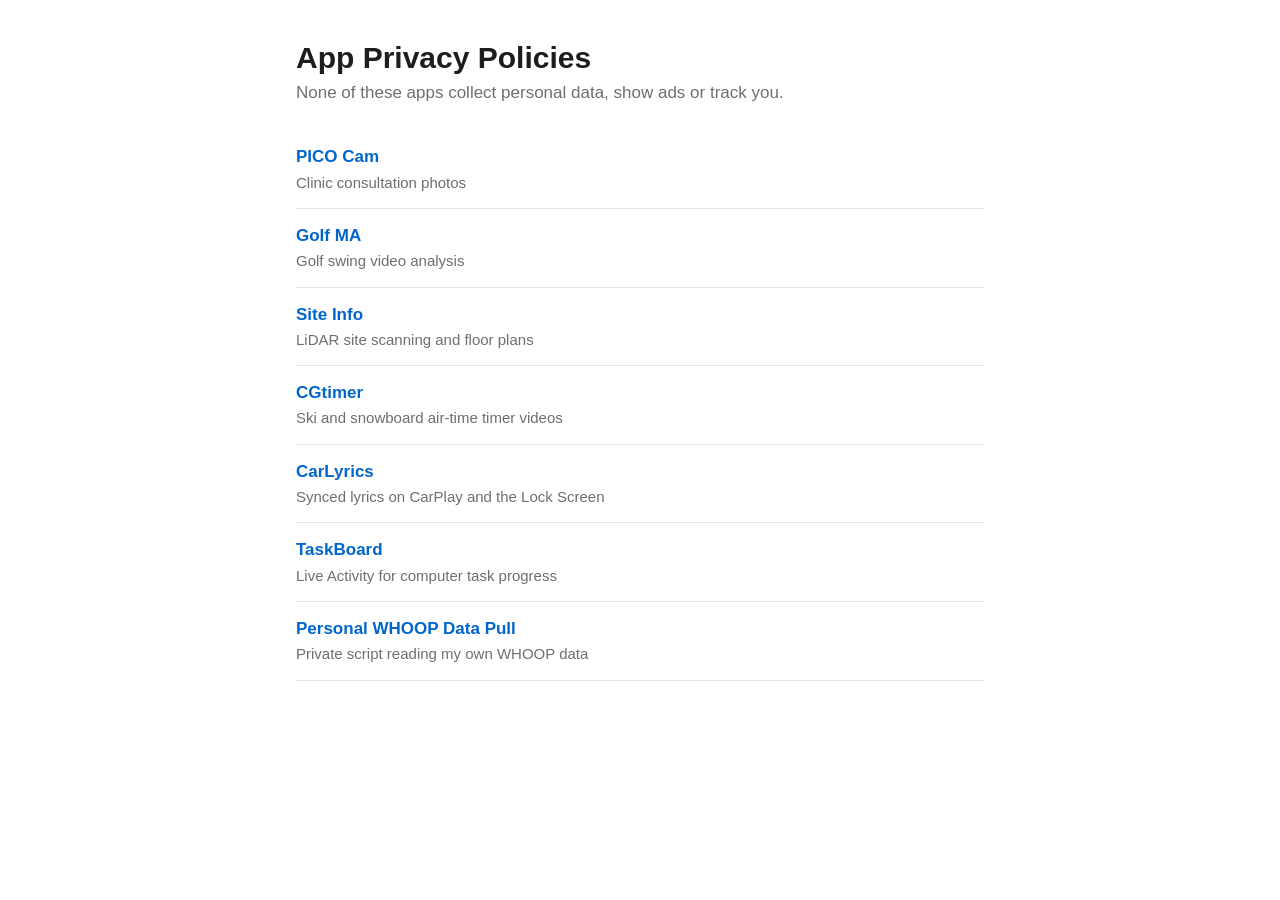
<file: index.html>
<!doctype html>
<html lang="en">
<head>
<meta charset="utf-8">
<meta name="viewport" content="width=device-width, initial-scale=1">
<title>App Privacy Policies</title>
<link rel="stylesheet" href="style.css">
</head>
<body>
<main>
<h1>App Privacy Policies</h1>
<p class="updated">None of these apps collect personal data, show ads or track you.</p>
<div class="apps">
<a href="picocam/">PICO Cam<span>Clinic consultation photos</span></a>
<a href="golfma/">Golf MA<span>Golf swing video analysis</span></a>
<a href="siteinfo/">Site Info<span>LiDAR site scanning and floor plans</span></a>
<a href="cgtimer/">CGtimer<span>Ski and snowboard air-time timer videos</span></a>
<a href="carlyrics/">CarLyrics<span>Synced lyrics on CarPlay and the Lock Screen</span></a>
<a href="taskboard/">TaskBoard<span>Live Activity for computer task progress</span></a>
<a href="whoop/">Personal WHOOP Data Pull<span>Private script reading my own WHOOP data</span></a>
</div>
</main>
</body>
</html>
</file>
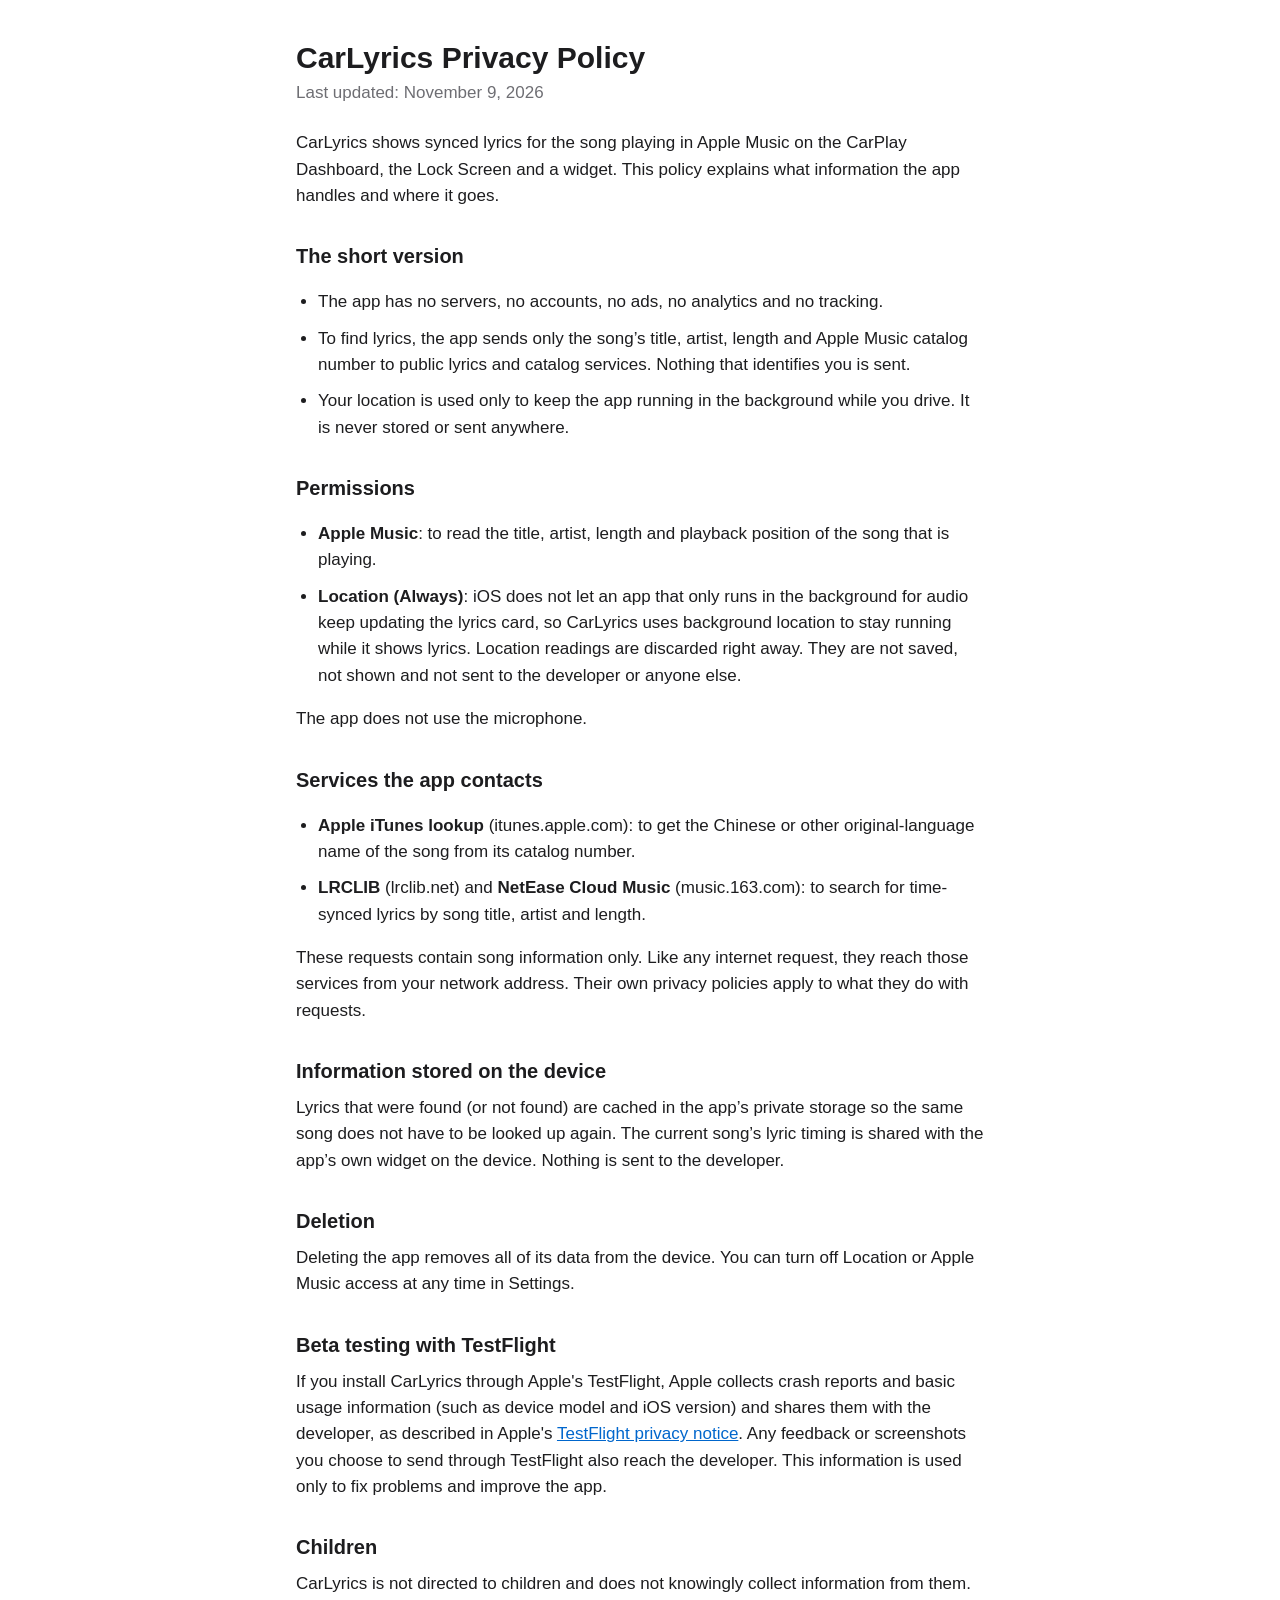
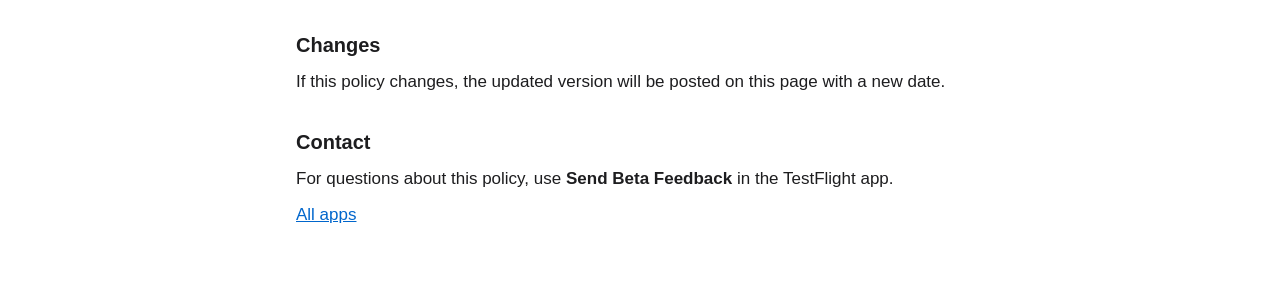
<file: carlyrics/index.html>
<!doctype html>
<html lang="en">
<head>
<meta charset="utf-8">
<meta name="viewport" content="width=device-width, initial-scale=1">
<title>CarLyrics Privacy Policy</title>
<link rel="stylesheet" href="../style.css">
</head>
<body>
<main>
<h1>CarLyrics Privacy Policy</h1>
<p class="updated">Last updated: November 9, 2026</p>
<p>CarLyrics shows synced lyrics for the song playing in Apple Music on the CarPlay Dashboard, the Lock Screen and a widget. This policy explains what information the app handles and where it goes.</p>
<h2>The short version</h2>
<ul>
<li>The app has no servers, no accounts, no ads, no analytics and no tracking.</li>
<li>To find lyrics, the app sends only the song&rsquo;s title, artist, length and Apple Music catalog number to public lyrics and catalog services. Nothing that identifies you is sent.</li>
<li>Your location is used only to keep the app running in the background while you drive. It is never stored or sent anywhere.</li>
</ul>
<h2>Permissions</h2>
<ul>
<li><strong>Apple Music</strong>: to read the title, artist, length and playback position of the song that is playing.</li>
<li><strong>Location (Always)</strong>: iOS does not let an app that only runs in the background for audio keep updating the lyrics card, so CarLyrics uses background location to stay running while it shows lyrics. Location readings are discarded right away. They are not saved, not shown and not sent to the developer or anyone else.</li>
</ul>
<p>The app does not use the microphone.</p>
<h2>Services the app contacts</h2>
<ul>
<li><strong>Apple iTunes lookup</strong> (itunes.apple.com): to get the Chinese or other original-language name of the song from its catalog number.</li>
<li><strong>LRCLIB</strong> (lrclib.net) and <strong>NetEase Cloud Music</strong> (music.163.com): to search for time-synced lyrics by song title, artist and length.</li>
</ul>
<p>These requests contain song information only. Like any internet request, they reach those services from your network address. Their own privacy policies apply to what they do with requests.</p>
<h2>Information stored on the device</h2>
<p>Lyrics that were found (or not found) are cached in the app&rsquo;s private storage so the same song does not have to be looked up again. The current song&rsquo;s lyric timing is shared with the app&rsquo;s own widget on the device. Nothing is sent to the developer.</p>
<h2>Deletion</h2>
<p>Deleting the app removes all of its data from the device. You can turn off Location or Apple Music access at any time in Settings.</p>
<h2>Beta testing with TestFlight</h2>
<p>If you install CarLyrics through Apple's TestFlight, Apple collects crash reports and basic usage information (such as device model and iOS version) and shares them with the developer, as described in Apple's <a href="https://www.apple.com/legal/privacy/data/en/test-flight/">TestFlight privacy notice</a>. Any feedback or screenshots you choose to send through TestFlight also reach the developer. This information is used only to fix problems and improve the app.</p>
<h2>Children</h2>
<p>CarLyrics is not directed to children and does not knowingly collect information from them.</p>
<h2>Changes</h2>
<p>If this policy changes, the updated version will be posted on this page with a new date.</p>
<h2>Contact</h2>
<p>For questions about this policy, use <strong>Send Beta Feedback</strong> in the TestFlight app.</p>
<p><a href="../">All apps</a></p>
</main>
</body>
</html>
</file>
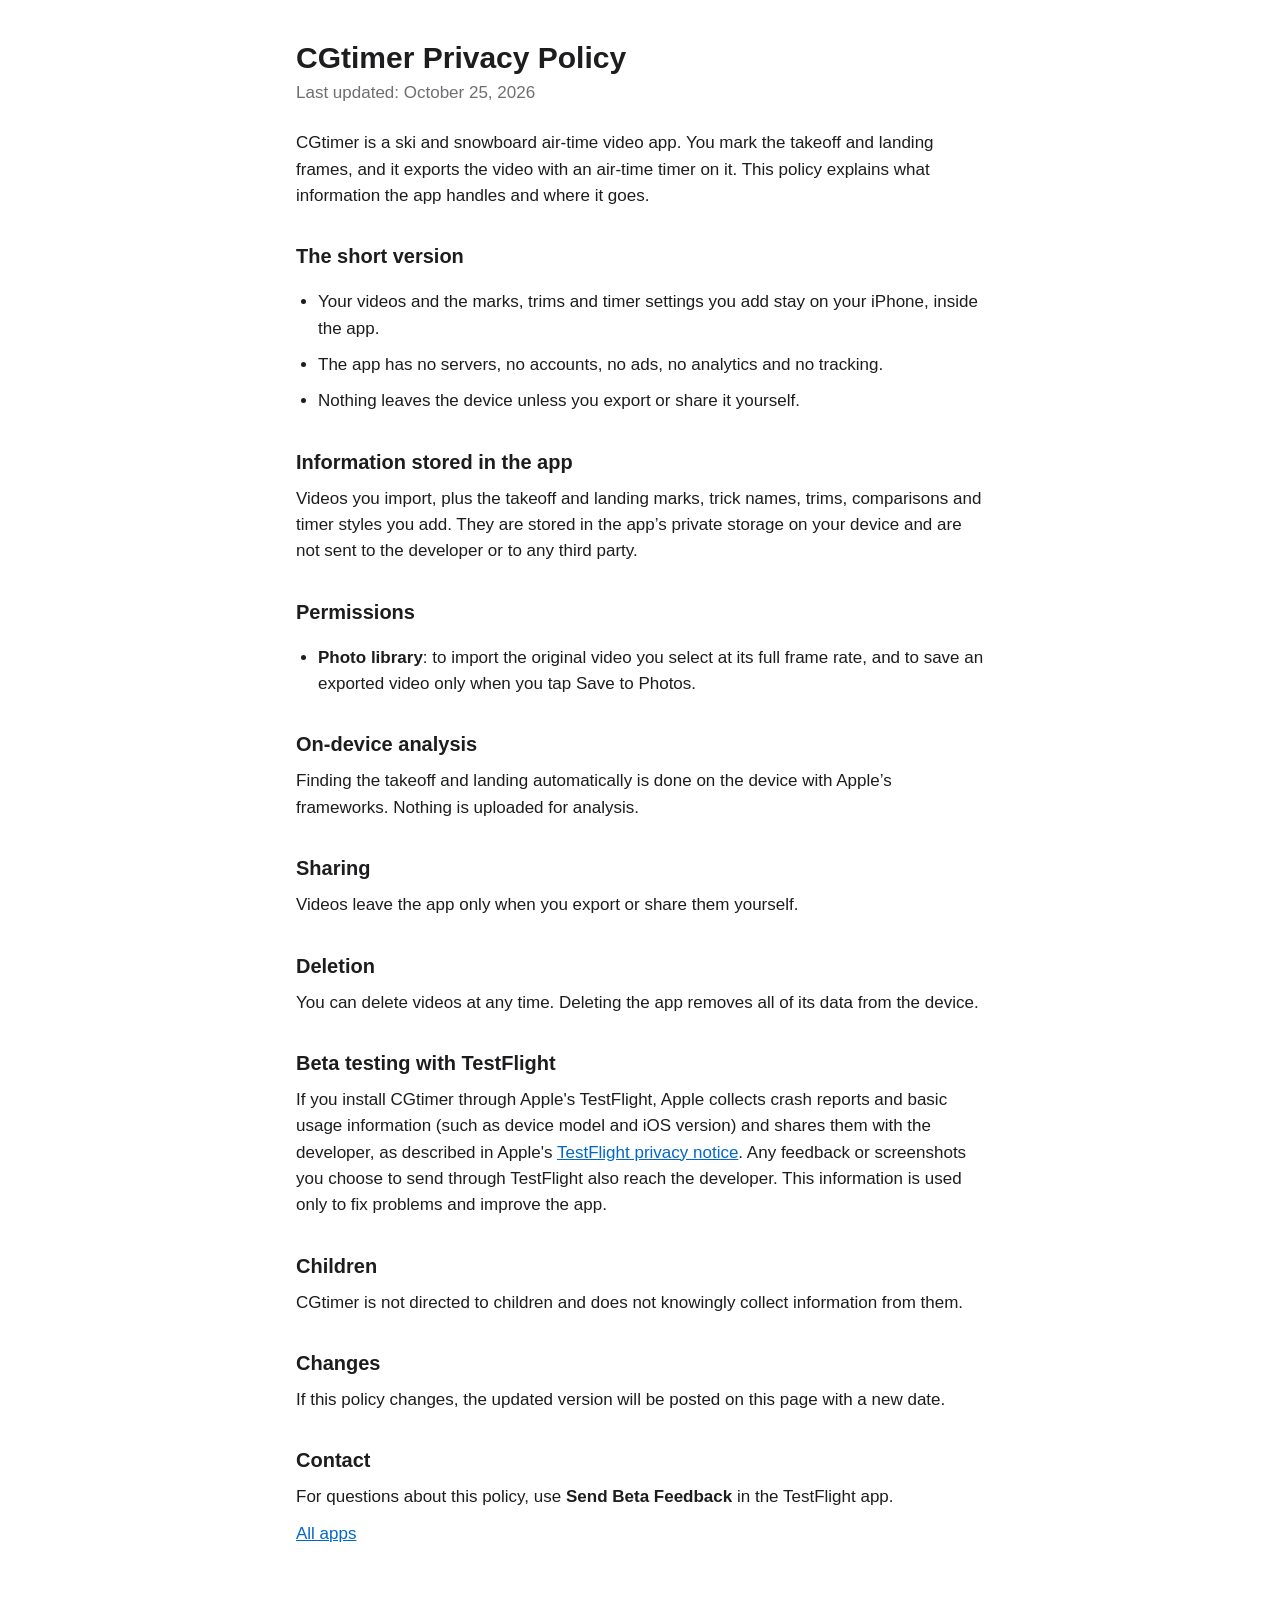
<file: cgtimer/index.html>
<!doctype html>
<html lang="en">
<head>
<meta charset="utf-8">
<meta name="viewport" content="width=device-width, initial-scale=1">
<title>CGtimer Privacy Policy</title>
<link rel="stylesheet" href="../style.css">
</head>
<body>
<main>
<h1>CGtimer Privacy Policy</h1>
<p class="updated">Last updated: October 25, 2026</p>
<p>CGtimer is a ski and snowboard air-time video app. You mark the takeoff and landing frames, and it exports the video with an air-time timer on it. This policy explains what information the app handles and where it goes.</p>
<h2>The short version</h2>
<ul>
<li>Your videos and the marks, trims and timer settings you add stay on your iPhone, inside the app.</li>
<li>The app has no servers, no accounts, no ads, no analytics and no tracking.</li>
<li>Nothing leaves the device unless you export or share it yourself.</li>
</ul>
<h2>Information stored in the app</h2>
<p>Videos you import, plus the takeoff and landing marks, trick names, trims, comparisons and timer styles you add. They are stored in the app&rsquo;s private storage on your device and are not sent to the developer or to any third party.</p>
<h2>Permissions</h2>
<ul>
<li><strong>Photo library</strong>: to import the original video you select at its full frame rate, and to save an exported video only when you tap Save to Photos.</li>
</ul>
<h2>On-device analysis</h2>
<p>Finding the takeoff and landing automatically is done on the device with Apple&rsquo;s frameworks. Nothing is uploaded for analysis.</p>
<h2>Sharing</h2>
<p>Videos leave the app only when you export or share them yourself.</p>
<h2>Deletion</h2>
<p>You can delete videos at any time. Deleting the app removes all of its data from the device.</p>
<h2>Beta testing with TestFlight</h2>
<p>If you install CGtimer through Apple's TestFlight, Apple collects crash reports and basic usage information (such as device model and iOS version) and shares them with the developer, as described in Apple's <a href="https://www.apple.com/legal/privacy/data/en/test-flight/">TestFlight privacy notice</a>. Any feedback or screenshots you choose to send through TestFlight also reach the developer. This information is used only to fix problems and improve the app.</p>
<h2>Children</h2>
<p>CGtimer is not directed to children and does not knowingly collect information from them.</p>
<h2>Changes</h2>
<p>If this policy changes, the updated version will be posted on this page with a new date.</p>
<h2>Contact</h2>
<p>For questions about this policy, use <strong>Send Beta Feedback</strong> in the TestFlight app.</p>
<p><a href="../">All apps</a></p>
</main>
</body>
</html>
</file>
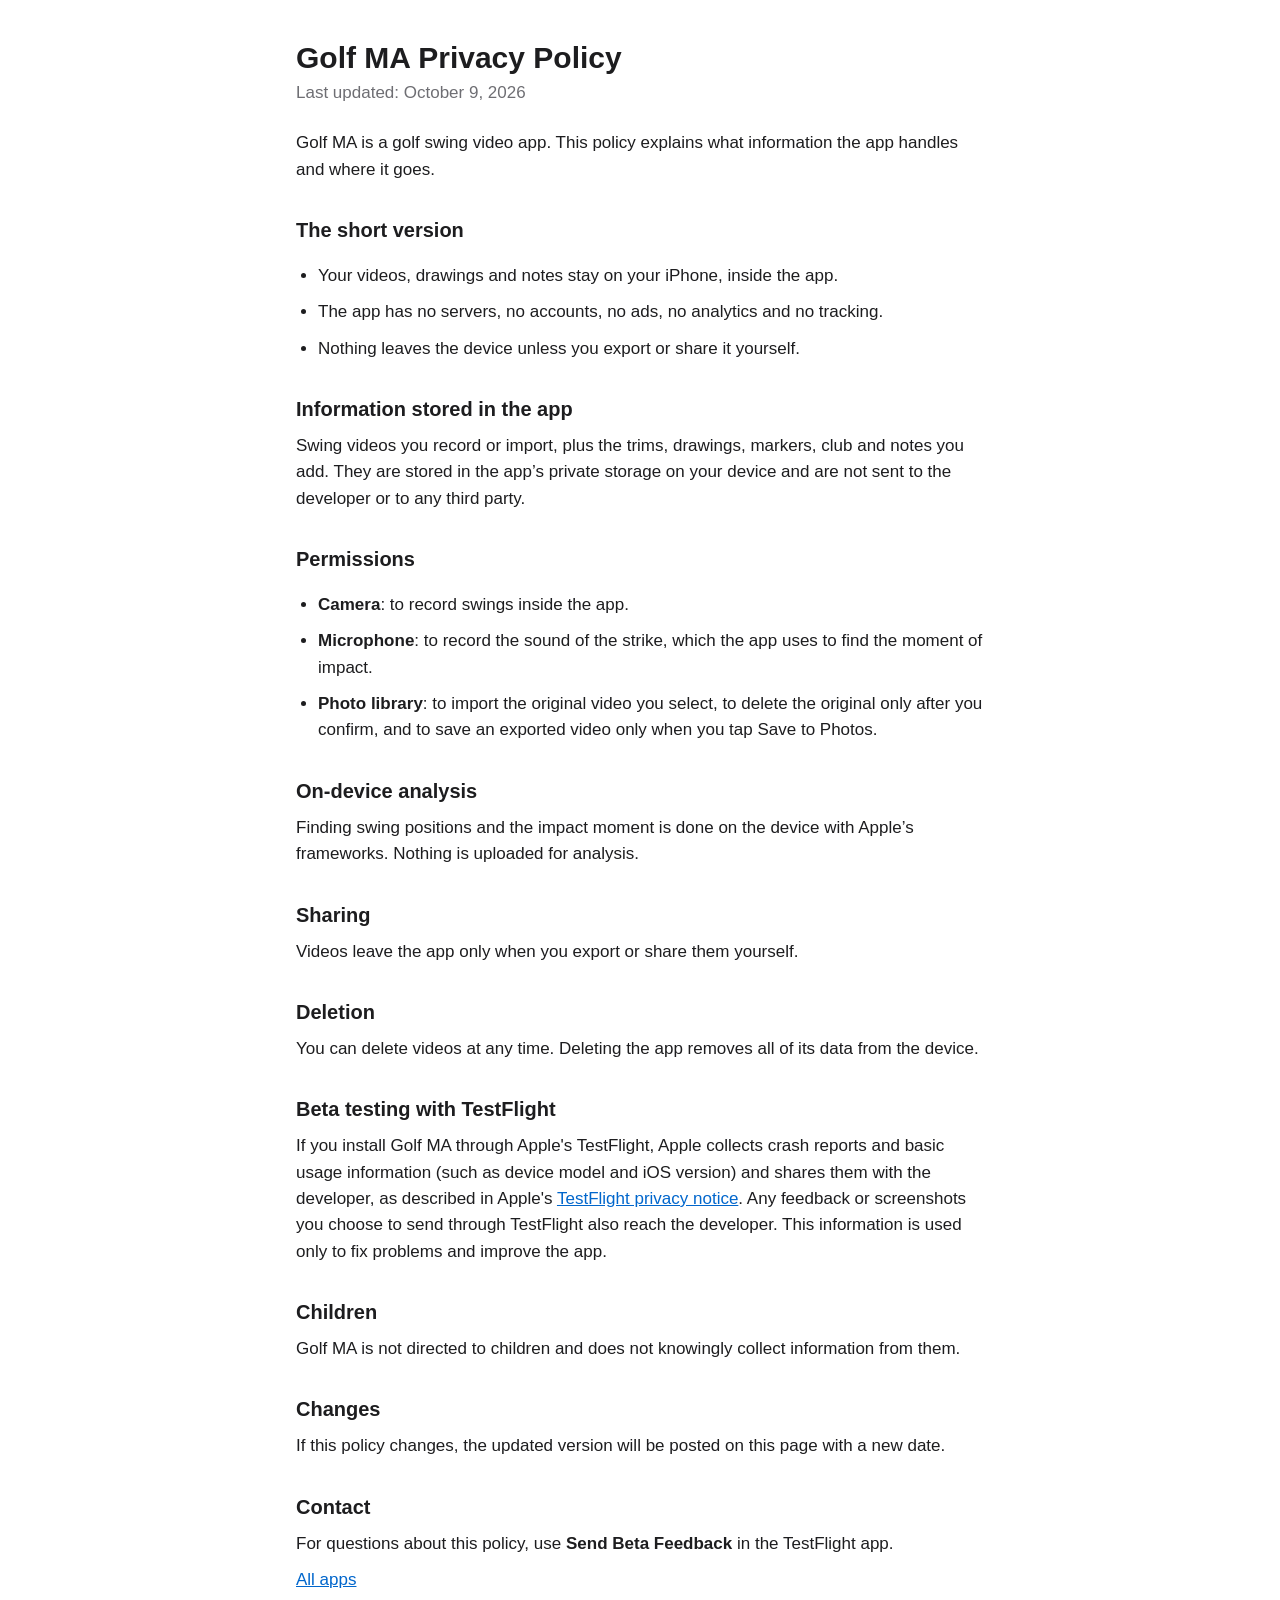
<file: golfma/index.html>
<!doctype html>
<html lang="en">
<head>
<meta charset="utf-8">
<meta name="viewport" content="width=device-width, initial-scale=1">
<title>Golf MA Privacy Policy</title>
<link rel="stylesheet" href="../style.css">
</head>
<body>
<main>
<h1>Golf MA Privacy Policy</h1>
<p class="updated">Last updated: October 9, 2026</p>
<p>Golf MA is a golf swing video app. This policy explains what information the app handles and where it goes.</p>
<h2>The short version</h2>
<ul>
<li>Your videos, drawings and notes stay on your iPhone, inside the app.</li>
<li>The app has no servers, no accounts, no ads, no analytics and no tracking.</li>
<li>Nothing leaves the device unless you export or share it yourself.</li>
</ul>
<h2>Information stored in the app</h2>
<p>Swing videos you record or import, plus the trims, drawings, markers, club and notes you add. They are stored in the app&rsquo;s private storage on your device and are not sent to the developer or to any third party.</p>
<h2>Permissions</h2>
<ul>
<li><strong>Camera</strong>: to record swings inside the app.</li>
<li><strong>Microphone</strong>: to record the sound of the strike, which the app uses to find the moment of impact.</li>
<li><strong>Photo library</strong>: to import the original video you select, to delete the original only after you confirm, and to save an exported video only when you tap Save to Photos.</li>
</ul>
<h2>On-device analysis</h2>
<p>Finding swing positions and the impact moment is done on the device with Apple&rsquo;s frameworks. Nothing is uploaded for analysis.</p>
<h2>Sharing</h2>
<p>Videos leave the app only when you export or share them yourself.</p>
<h2>Deletion</h2>
<p>You can delete videos at any time. Deleting the app removes all of its data from the device.</p>
<h2>Beta testing with TestFlight</h2>
<p>If you install Golf MA through Apple's TestFlight, Apple collects crash reports and basic usage information (such as device model and iOS version) and shares them with the developer, as described in Apple's <a href="https://www.apple.com/legal/privacy/data/en/test-flight/">TestFlight privacy notice</a>. Any feedback or screenshots you choose to send through TestFlight also reach the developer. This information is used only to fix problems and improve the app.</p>
<h2>Children</h2>
<p>Golf MA is not directed to children and does not knowingly collect information from them.</p>
<h2>Changes</h2>
<p>If this policy changes, the updated version will be posted on this page with a new date.</p>
<h2>Contact</h2>
<p>For questions about this policy, use <strong>Send Beta Feedback</strong> in the TestFlight app.</p>
<p><a href="../">All apps</a></p>
</main>
</body>
</html>
</file>
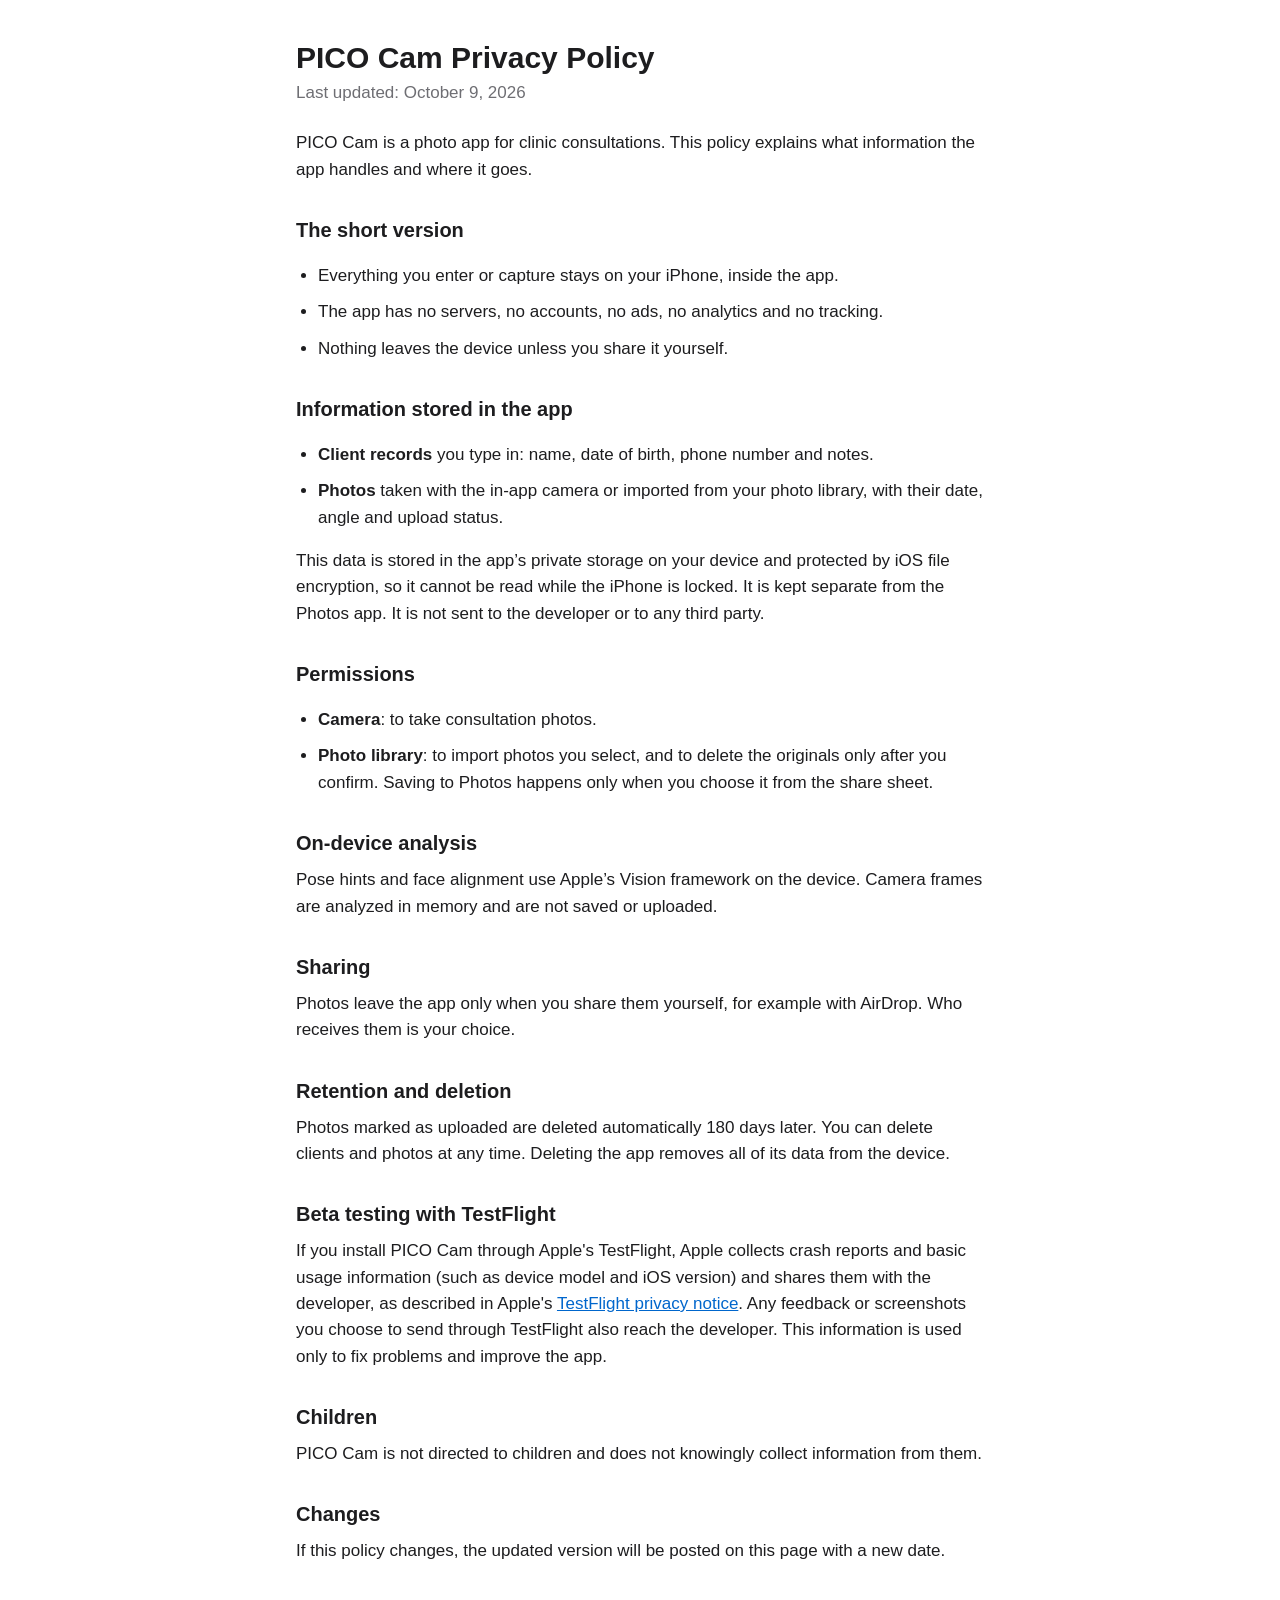
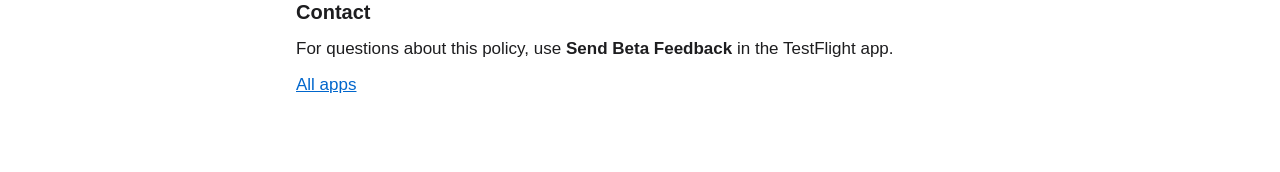
<file: picocam/index.html>
<!doctype html>
<html lang="en">
<head>
<meta charset="utf-8">
<meta name="viewport" content="width=device-width, initial-scale=1">
<title>PICO Cam Privacy Policy</title>
<link rel="stylesheet" href="../style.css">
</head>
<body>
<main>
<h1>PICO Cam Privacy Policy</h1>
<p class="updated">Last updated: October 9, 2026</p>
<p>PICO Cam is a photo app for clinic consultations. This policy explains what information the app handles and where it goes.</p>
<h2>The short version</h2>
<ul>
<li>Everything you enter or capture stays on your iPhone, inside the app.</li>
<li>The app has no servers, no accounts, no ads, no analytics and no tracking.</li>
<li>Nothing leaves the device unless you share it yourself.</li>
</ul>
<h2>Information stored in the app</h2>
<ul>
<li><strong>Client records</strong> you type in: name, date of birth, phone number and notes.</li>
<li><strong>Photos</strong> taken with the in-app camera or imported from your photo library, with their date, angle and upload status.</li>
</ul>
<p>This data is stored in the app&rsquo;s private storage on your device and protected by iOS file encryption, so it cannot be read while the iPhone is locked. It is kept separate from the Photos app. It is not sent to the developer or to any third party.</p>
<h2>Permissions</h2>
<ul>
<li><strong>Camera</strong>: to take consultation photos.</li>
<li><strong>Photo library</strong>: to import photos you select, and to delete the originals only after you confirm. Saving to Photos happens only when you choose it from the share sheet.</li>
</ul>
<h2>On-device analysis</h2>
<p>Pose hints and face alignment use Apple&rsquo;s Vision framework on the device. Camera frames are analyzed in memory and are not saved or uploaded.</p>
<h2>Sharing</h2>
<p>Photos leave the app only when you share them yourself, for example with AirDrop. Who receives them is your choice.</p>
<h2>Retention and deletion</h2>
<p>Photos marked as uploaded are deleted automatically 180 days later. You can delete clients and photos at any time. Deleting the app removes all of its data from the device.</p>
<h2>Beta testing with TestFlight</h2>
<p>If you install PICO Cam through Apple's TestFlight, Apple collects crash reports and basic usage information (such as device model and iOS version) and shares them with the developer, as described in Apple's <a href="https://www.apple.com/legal/privacy/data/en/test-flight/">TestFlight privacy notice</a>. Any feedback or screenshots you choose to send through TestFlight also reach the developer. This information is used only to fix problems and improve the app.</p>
<h2>Children</h2>
<p>PICO Cam is not directed to children and does not knowingly collect information from them.</p>
<h2>Changes</h2>
<p>If this policy changes, the updated version will be posted on this page with a new date.</p>
<h2>Contact</h2>
<p>For questions about this policy, use <strong>Send Beta Feedback</strong> in the TestFlight app.</p>
<p><a href="../">All apps</a></p>
</main>
</body>
</html>
</file>
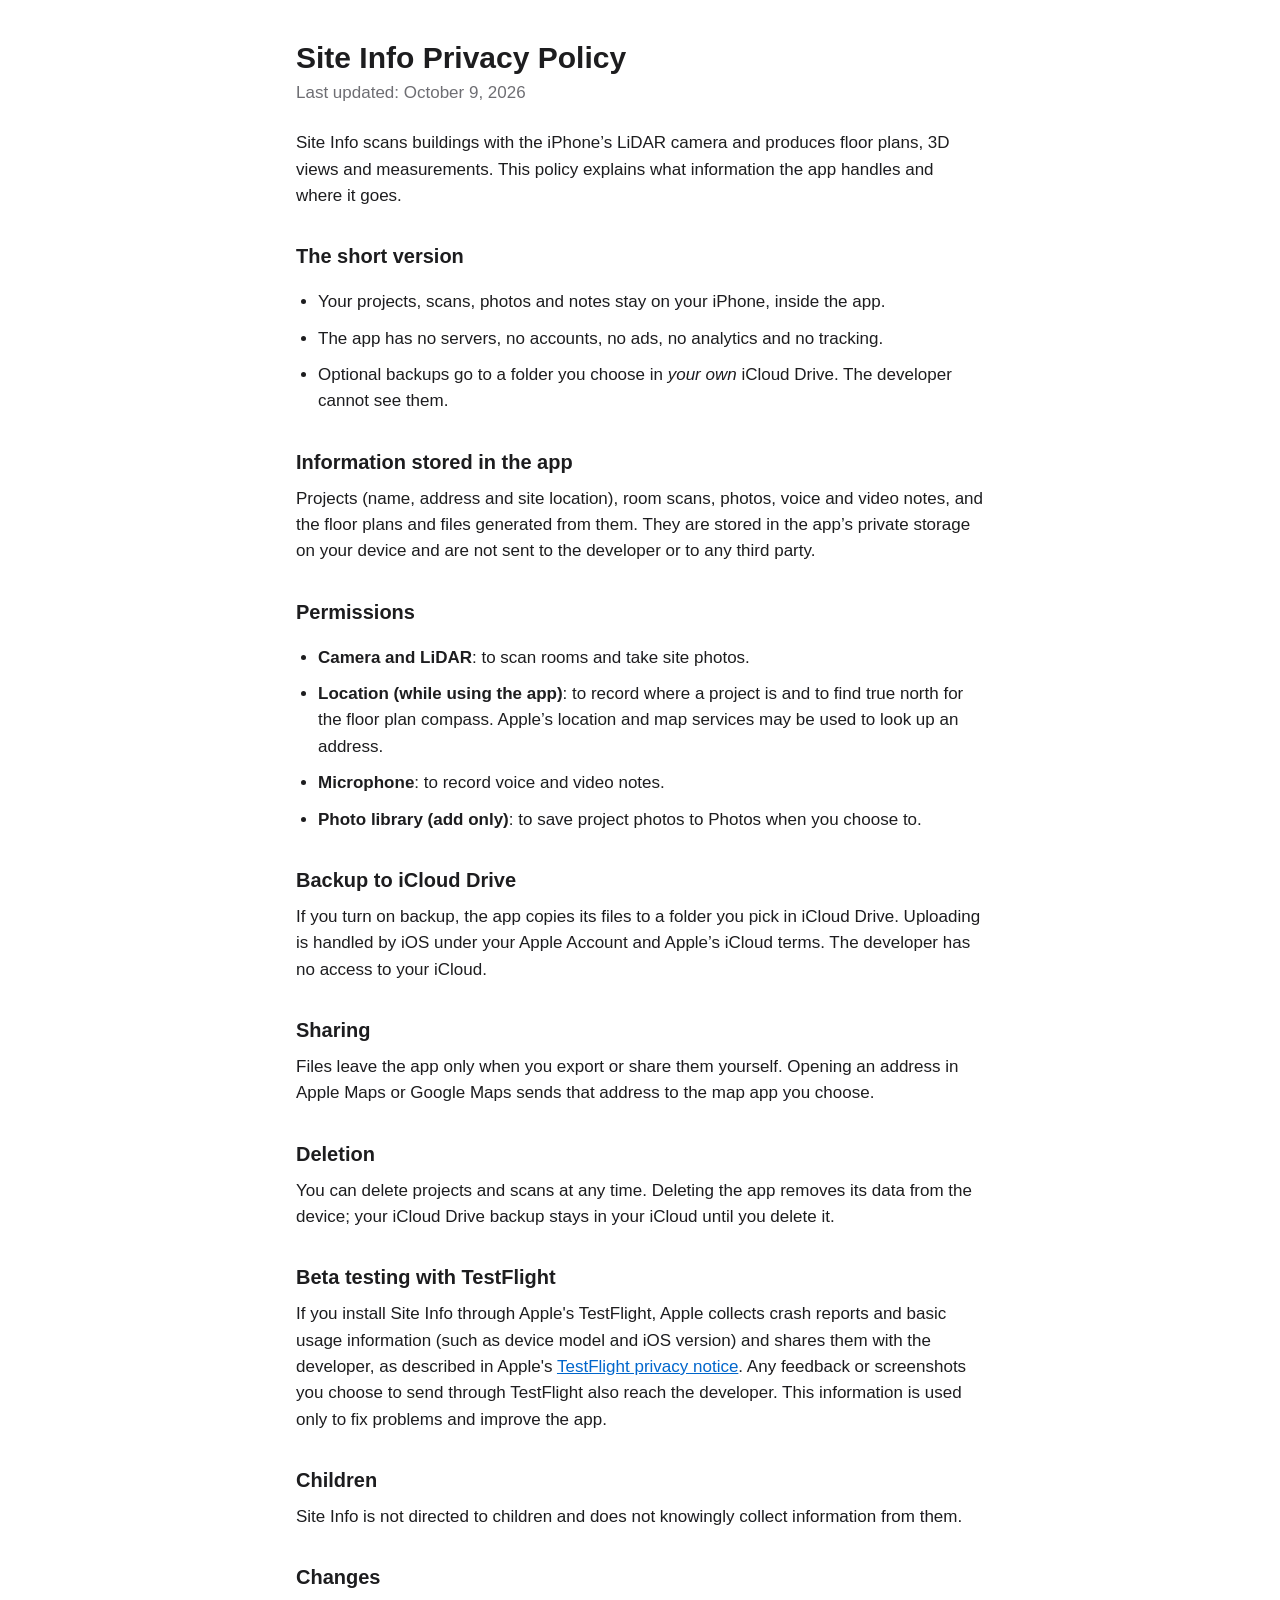
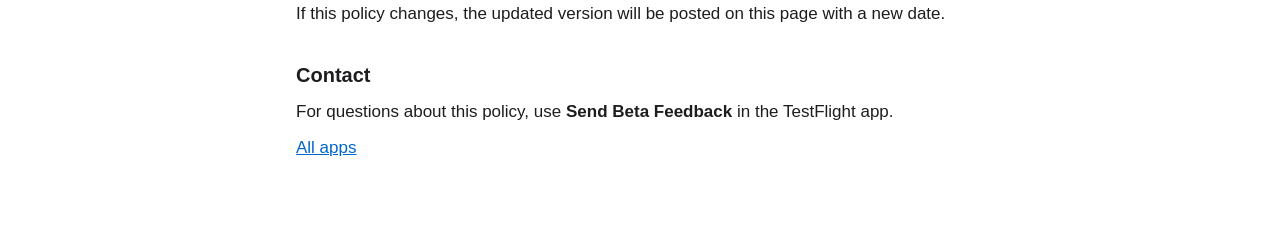
<file: siteinfo/index.html>
<!doctype html>
<html lang="en">
<head>
<meta charset="utf-8">
<meta name="viewport" content="width=device-width, initial-scale=1">
<title>Site Info Privacy Policy</title>
<link rel="stylesheet" href="../style.css">
</head>
<body>
<main>
<h1>Site Info Privacy Policy</h1>
<p class="updated">Last updated: October 9, 2026</p>
<p>Site Info scans buildings with the iPhone&rsquo;s LiDAR camera and produces floor plans, 3D views and measurements. This policy explains what information the app handles and where it goes.</p>
<h2>The short version</h2>
<ul>
<li>Your projects, scans, photos and notes stay on your iPhone, inside the app.</li>
<li>The app has no servers, no accounts, no ads, no analytics and no tracking.</li>
<li>Optional backups go to a folder you choose in <em>your own</em> iCloud Drive. The developer cannot see them.</li>
</ul>
<h2>Information stored in the app</h2>
<p>Projects (name, address and site location), room scans, photos, voice and video notes, and the floor plans and files generated from them. They are stored in the app&rsquo;s private storage on your device and are not sent to the developer or to any third party.</p>
<h2>Permissions</h2>
<ul>
<li><strong>Camera and LiDAR</strong>: to scan rooms and take site photos.</li>
<li><strong>Location (while using the app)</strong>: to record where a project is and to find true north for the floor plan compass. Apple&rsquo;s location and map services may be used to look up an address.</li>
<li><strong>Microphone</strong>: to record voice and video notes.</li>
<li><strong>Photo library (add only)</strong>: to save project photos to Photos when you choose to.</li>
</ul>
<h2>Backup to iCloud Drive</h2>
<p>If you turn on backup, the app copies its files to a folder you pick in iCloud Drive. Uploading is handled by iOS under your Apple Account and Apple&rsquo;s iCloud terms. The developer has no access to your iCloud.</p>
<h2>Sharing</h2>
<p>Files leave the app only when you export or share them yourself. Opening an address in Apple Maps or Google Maps sends that address to the map app you choose.</p>
<h2>Deletion</h2>
<p>You can delete projects and scans at any time. Deleting the app removes its data from the device; your iCloud Drive backup stays in your iCloud until you delete it.</p>
<h2>Beta testing with TestFlight</h2>
<p>If you install Site Info through Apple's TestFlight, Apple collects crash reports and basic usage information (such as device model and iOS version) and shares them with the developer, as described in Apple's <a href="https://www.apple.com/legal/privacy/data/en/test-flight/">TestFlight privacy notice</a>. Any feedback or screenshots you choose to send through TestFlight also reach the developer. This information is used only to fix problems and improve the app.</p>
<h2>Children</h2>
<p>Site Info is not directed to children and does not knowingly collect information from them.</p>
<h2>Changes</h2>
<p>If this policy changes, the updated version will be posted on this page with a new date.</p>
<h2>Contact</h2>
<p>For questions about this policy, use <strong>Send Beta Feedback</strong> in the TestFlight app.</p>
<p><a href="../">All apps</a></p>
</main>
</body>
</html>
</file>
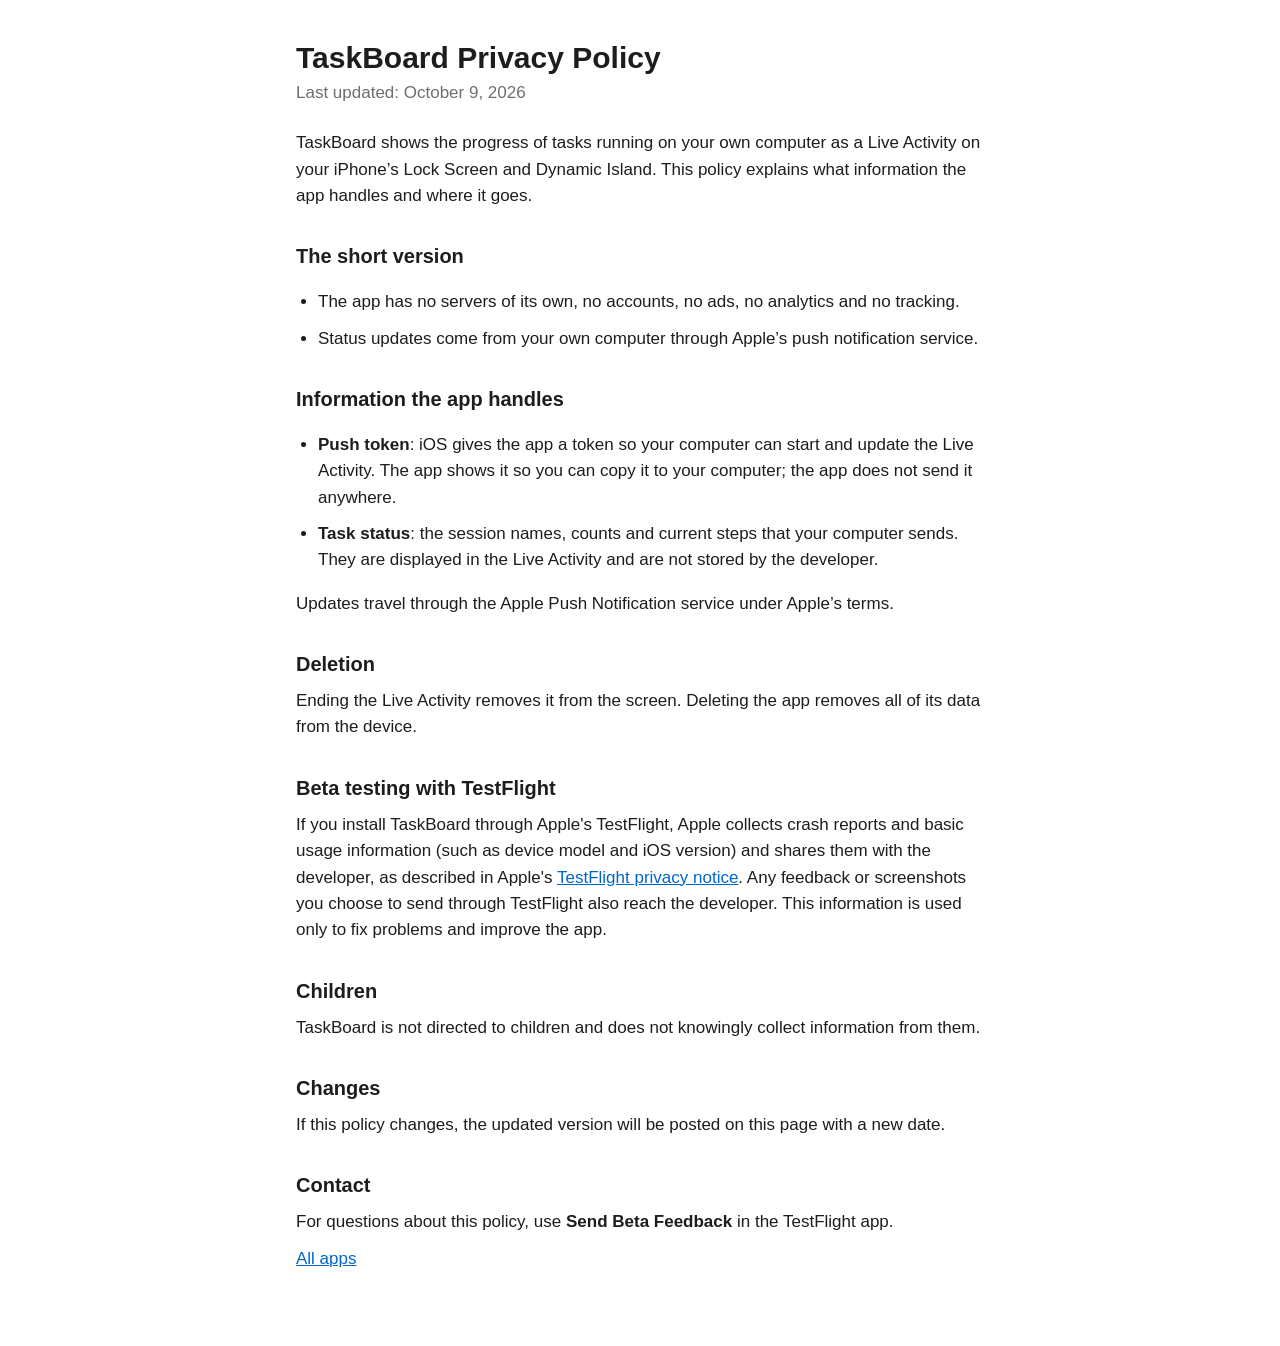
<file: taskboard/index.html>
<!doctype html>
<html lang="en">
<head>
<meta charset="utf-8">
<meta name="viewport" content="width=device-width, initial-scale=1">
<title>TaskBoard Privacy Policy</title>
<link rel="stylesheet" href="../style.css">
</head>
<body>
<main>
<h1>TaskBoard Privacy Policy</h1>
<p class="updated">Last updated: October 9, 2026</p>
<p>TaskBoard shows the progress of tasks running on your own computer as a Live Activity on your iPhone&rsquo;s Lock Screen and Dynamic Island. This policy explains what information the app handles and where it goes.</p>
<h2>The short version</h2>
<ul>
<li>The app has no servers of its own, no accounts, no ads, no analytics and no tracking.</li>
<li>Status updates come from your own computer through Apple&rsquo;s push notification service.</li>
</ul>
<h2>Information the app handles</h2>
<ul>
<li><strong>Push token</strong>: iOS gives the app a token so your computer can start and update the Live Activity. The app shows it so you can copy it to your computer; the app does not send it anywhere.</li>
<li><strong>Task status</strong>: the session names, counts and current steps that your computer sends. They are displayed in the Live Activity and are not stored by the developer.</li>
</ul>
<p>Updates travel through the Apple Push Notification service under Apple&rsquo;s terms.</p>
<h2>Deletion</h2>
<p>Ending the Live Activity removes it from the screen. Deleting the app removes all of its data from the device.</p>
<h2>Beta testing with TestFlight</h2>
<p>If you install TaskBoard through Apple's TestFlight, Apple collects crash reports and basic usage information (such as device model and iOS version) and shares them with the developer, as described in Apple's <a href="https://www.apple.com/legal/privacy/data/en/test-flight/">TestFlight privacy notice</a>. Any feedback or screenshots you choose to send through TestFlight also reach the developer. This information is used only to fix problems and improve the app.</p>
<h2>Children</h2>
<p>TaskBoard is not directed to children and does not knowingly collect information from them.</p>
<h2>Changes</h2>
<p>If this policy changes, the updated version will be posted on this page with a new date.</p>
<h2>Contact</h2>
<p>For questions about this policy, use <strong>Send Beta Feedback</strong> in the TestFlight app.</p>
<p><a href="../">All apps</a></p>
</main>
</body>
</html>
</file>
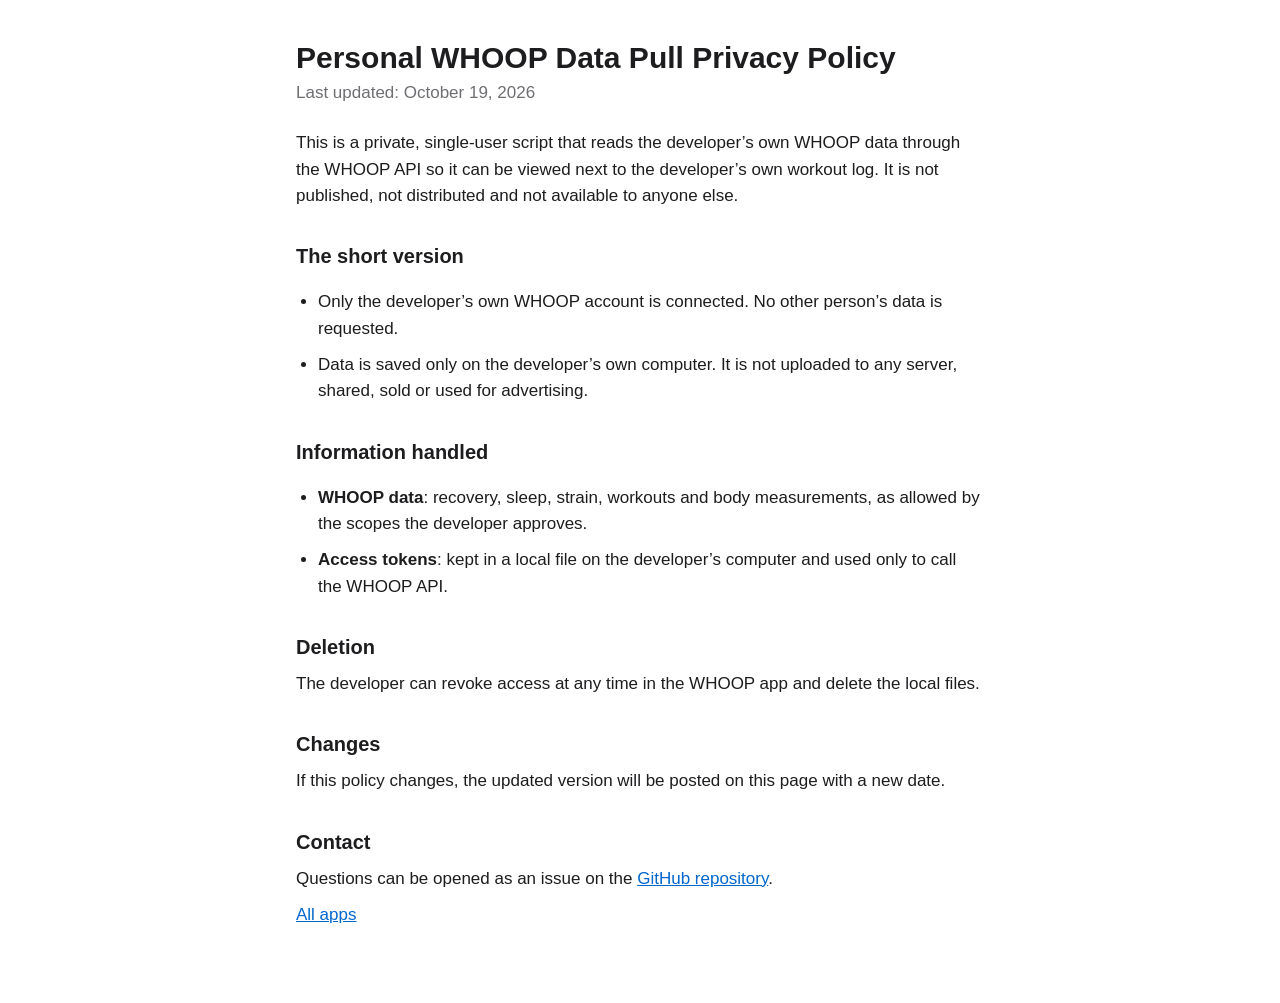
<file: whoop/index.html>
<!doctype html>
<html lang="en">
<head>
<meta charset="utf-8">
<meta name="viewport" content="width=device-width, initial-scale=1">
<title>Personal WHOOP Data Pull Privacy Policy</title>
<link rel="stylesheet" href="../style.css">
</head>
<body>
<main>
<h1>Personal WHOOP Data Pull Privacy Policy</h1>
<p class="updated">Last updated: October 19, 2026</p>
<p>This is a private, single-user script that reads the developer&rsquo;s own WHOOP data through the WHOOP API so it can be viewed next to the developer&rsquo;s own workout log. It is not published, not distributed and not available to anyone else.</p>
<h2>The short version</h2>
<ul>
<li>Only the developer&rsquo;s own WHOOP account is connected. No other person&rsquo;s data is requested.</li>
<li>Data is saved only on the developer&rsquo;s own computer. It is not uploaded to any server, shared, sold or used for advertising.</li>
</ul>
<h2>Information handled</h2>
<ul>
<li><strong>WHOOP data</strong>: recovery, sleep, strain, workouts and body measurements, as allowed by the scopes the developer approves.</li>
<li><strong>Access tokens</strong>: kept in a local file on the developer&rsquo;s computer and used only to call the WHOOP API.</li>
</ul>
<h2>Deletion</h2>
<p>The developer can revoke access at any time in the WHOOP app and delete the local files.</p>
<h2>Changes</h2>
<p>If this policy changes, the updated version will be posted on this page with a new date.</p>
<h2>Contact</h2>
<p>Questions can be opened as an issue on the <a href="https://github.com/unopot/app-privacy">GitHub repository</a>.</p>
<p><a href="../">All apps</a></p>
</main>
</body>
</html>
</file>
<file: style.css>
:root { --bg: #ffffff; --fg: #1d1d1f; --muted: #6e6e73; --line: #e5e5ea; --link: #0066cc; }
@media (prefers-color-scheme: dark) { :root { --bg: #000000; --fg: #f5f5f7; --muted: #a1a1a6; --line: #2c2c2e; --link: #2997ff; } }
* { box-sizing: border-box; }
body { margin: 0; background: var(--bg); color: var(--fg); font: 17px/1.55 -apple-system, BlinkMacSystemFont, "Segoe UI", Helvetica, Arial, sans-serif; }
main { max-width: 720px; margin: 0 auto; padding: 40px 16px 64px; }
h1 { font-size: 30px; line-height: 1.2; margin: 0 0 4px; }
h2 { font-size: 20px; margin: 32px 0 8px; }
p, li { margin: 0 0 10px; }
ul { padding-left: 22px; }
.updated { color: var(--muted); margin-bottom: 24px; }
a { color: var(--link); }
.apps a { display: block; padding: 14px 0; border-bottom: 1px solid var(--line); text-decoration: none; font-weight: 600; }
.apps span { display: block; color: var(--muted); font-weight: 400; font-size: 15px; }
</file>
